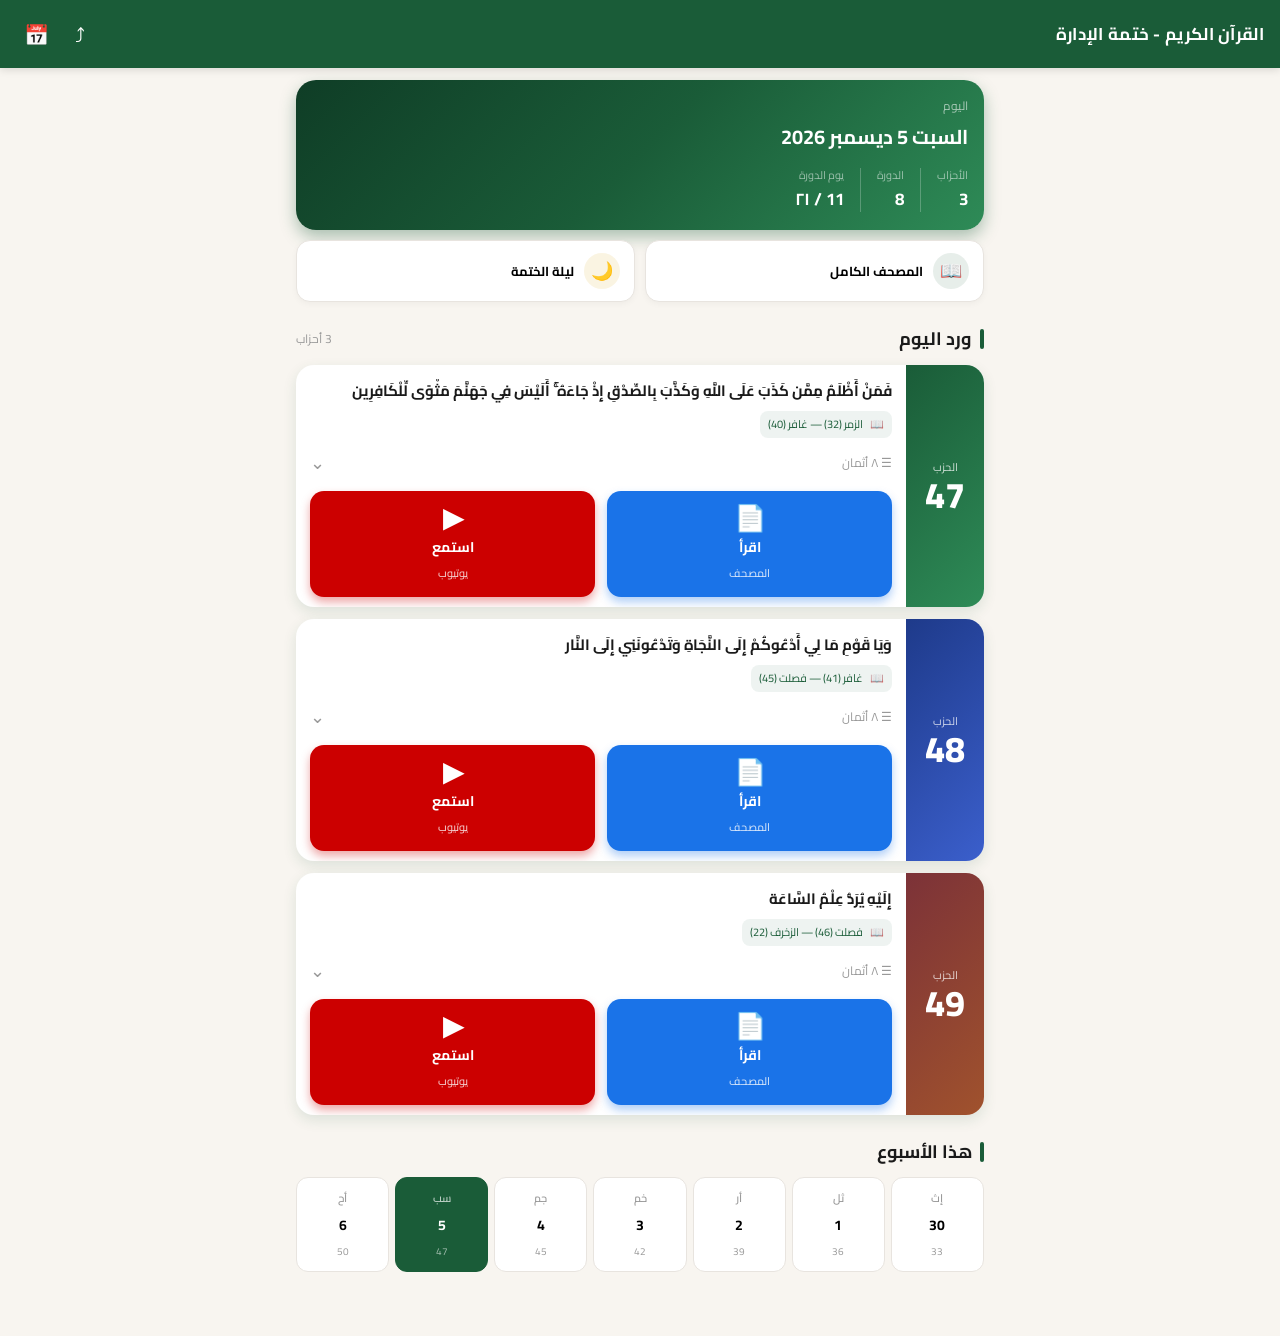
<file: docs/index.html>
<!DOCTYPE html>
<html lang="ar" dir="rtl">
<head>
  <meta charset="UTF-8">
  <meta name="viewport" content="width=device-width, initial-scale=1, viewport-fit=cover">
  <meta name="theme-color" content="#1A5C38">
  <meta name="description" content="ورد اليوم من الختمة الإدارية — برنامج أهل شنقيط لختم القرآن كل ٢١ يوماً. اقرأ واستمع للأحزاب المقررة.">
  <title>القرآن الكريم - ختمة الإدارة</title>

  <link rel="icon" type="image/png" href="favicon.png">
  <link rel="preconnect" href="https://fonts.googleapis.com">
  <link rel="preconnect" href="https://fonts.gstatic.com" crossorigin>
  <link href="https://fonts.googleapis.com/css2?family=Cairo:wght@400;500;600;700;800&display=swap" rel="stylesheet">
  <link rel="stylesheet" href="styles.css">
</head>
<body>
  <header class="appbar">
    <span class="title">القرآن الكريم - ختمة الإدارة</span>
    <span class="actions">
      <button title="مشاركة ورد اليوم" onclick="shareWird()">⤴</button>
      <button title="اختر تاريخاً" onclick="openDatePicker()">📅</button>
    </span>
  </header>

  <main id="app">
    <div class="center-screen"><div class="spinner"></div><p>جارٍ التحميل...</p></div>
  </main>

  <!-- منتقي التاريخ المخفي -->
  <input type="date" id="date-input" class="datepick"
         style="position:absolute;opacity:0;pointer-events:none;width:1px;height:1px"
         min="2020-01-01" max="2035-12-31" onchange="onDateInput(event)">

  <!-- نافذة القارئ / المشغّل -->
  <div class="modal-overlay" id="modal" onclick="closeModal(event)">
    <div class="modal">
      <div class="bar">
        <span class="mt"></span>
        <a class="newtab" target="_blank" rel="noopener">فتح في نافذة جديدة ↗</a>
        <button data-close title="إغلاق">✕</button>
      </div>
      <div class="frame"></div>
    </div>
  </div>

  <script src="data.js"></script>
  <script src="calculator.js"></script>
  <script src="app.js"></script>
</body>
</html>
</file>
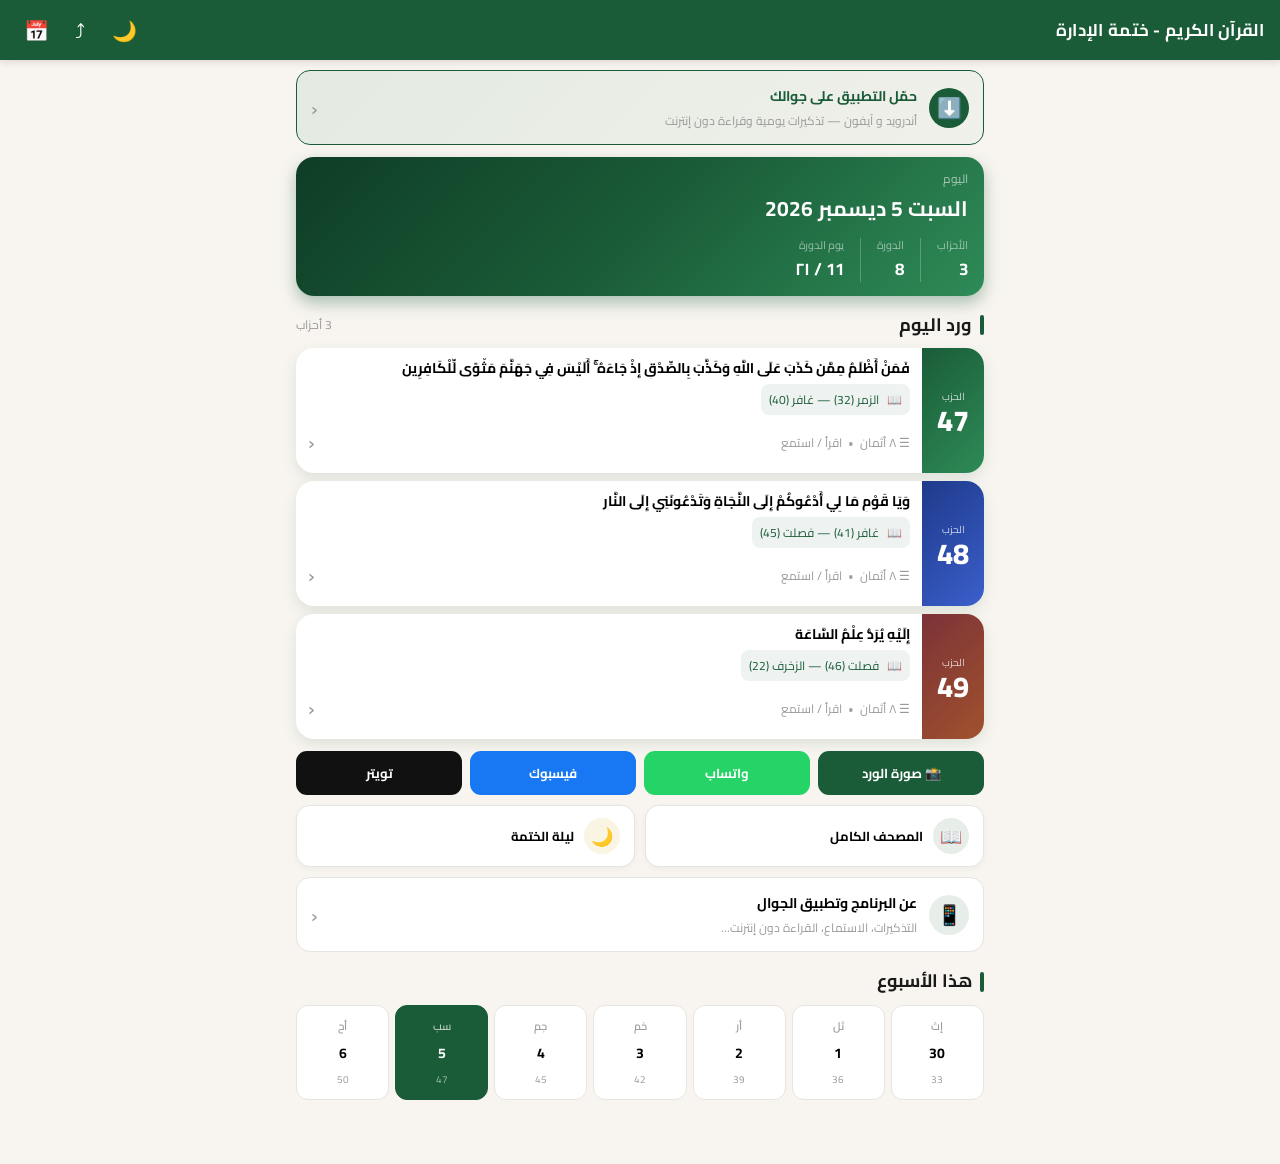
<file: web_read/index.html>
<!DOCTYPE html>
<html lang="ar" dir="rtl">
<head>
  <meta charset="UTF-8">
  <meta name="viewport" content="width=device-width, initial-scale=1, viewport-fit=cover">
  <meta name="theme-color" content="#1A5C38">
  <meta name="color-scheme" content="light dark">
  <script>try{document.documentElement.setAttribute('data-theme', localStorage.getItem('theme') || 'light');}catch(e){}</script>
  <meta name="description" content="ورد اليوم من الختمة الإدارية — برنامج أهل شنقيط لختم القرآن كل ٢١ يوماً. اقرأ واستمع للأحزاب المقررة.">
  <meta property="og:title" content="القرآن الكريم - ختمة الإدارة">
  <meta property="og:description" content="ورد اليوم من الختمة الإدارية — اقرأ واستمع للأحزاب المقررة.">
  <meta property="og:type" content="website">
  <title>القرآن الكريم - ختمة الإدارة</title>

  <link rel="icon" type="image/png" href="favicon.png">
  <link rel="apple-touch-icon" href="favicon.png">
  <link rel="preconnect" href="https://fonts.googleapis.com">
  <link rel="preconnect" href="https://fonts.gstatic.com" crossorigin>
  <link href="https://fonts.googleapis.com/css2?family=Cairo:wght@400;500;600;700;800&display=swap" rel="stylesheet">
  <link rel="stylesheet" href="styles.css">
</head>
<body>
  <header class="appbar">
    <span class="title">القرآن الكريم - ختمة الإدارة</span>
    <span class="actions">
      <button id="theme-btn" title="الوضع الليلي / النهاري" onclick="toggleTheme()">🌙</button>
      <button title="مشاركة ورد اليوم كصورة" onclick="openShareCard()">⤴</button>
      <button title="اختر تاريخاً" onclick="openDatePicker()">📅</button>
    </span>
  </header>

  <main id="app">
    <div class="center-screen"><div class="spinner"></div><p>جارٍ التحميل...</p></div>
  </main>

  <input type="date" id="date-input" class="datepick"
         style="position:absolute;opacity:0;pointer-events:none;width:1px;height:1px"
         min="2020-01-01" max="2035-12-31" onchange="onDateInput(event)">

  <!-- نافذة القارئ (PDF) / المشغّل (يوتيوب) -->
  <div class="modal-overlay" id="modal" onclick="closeModal(event)">
    <div class="modal modal--pdf">
      <div class="bar">
        <span class="mt"></span>
        <a class="newtab" target="_blank" rel="noopener">فتح في نافذة جديدة ↗</a>
        <button class="close" data-close title="إغلاق">✕</button>
      </div>
      <div class="frame"></div>
    </div>
  </div>

  <!-- نافذة صورة الورد (لقطة/مشاركة) -->
  <div class="modal-overlay share-modal" id="share-modal" onclick="closeShareModal(event)">
    <div class="box"><div id="share-body"></div></div>
  </div>

  <script src="data.js"></script>
  <script src="calculator.js"></script>
  <script src="app.js"></script>
  <script src="share.js"></script>
  <script src="counter.js"></script>
</body>
</html>
</file>
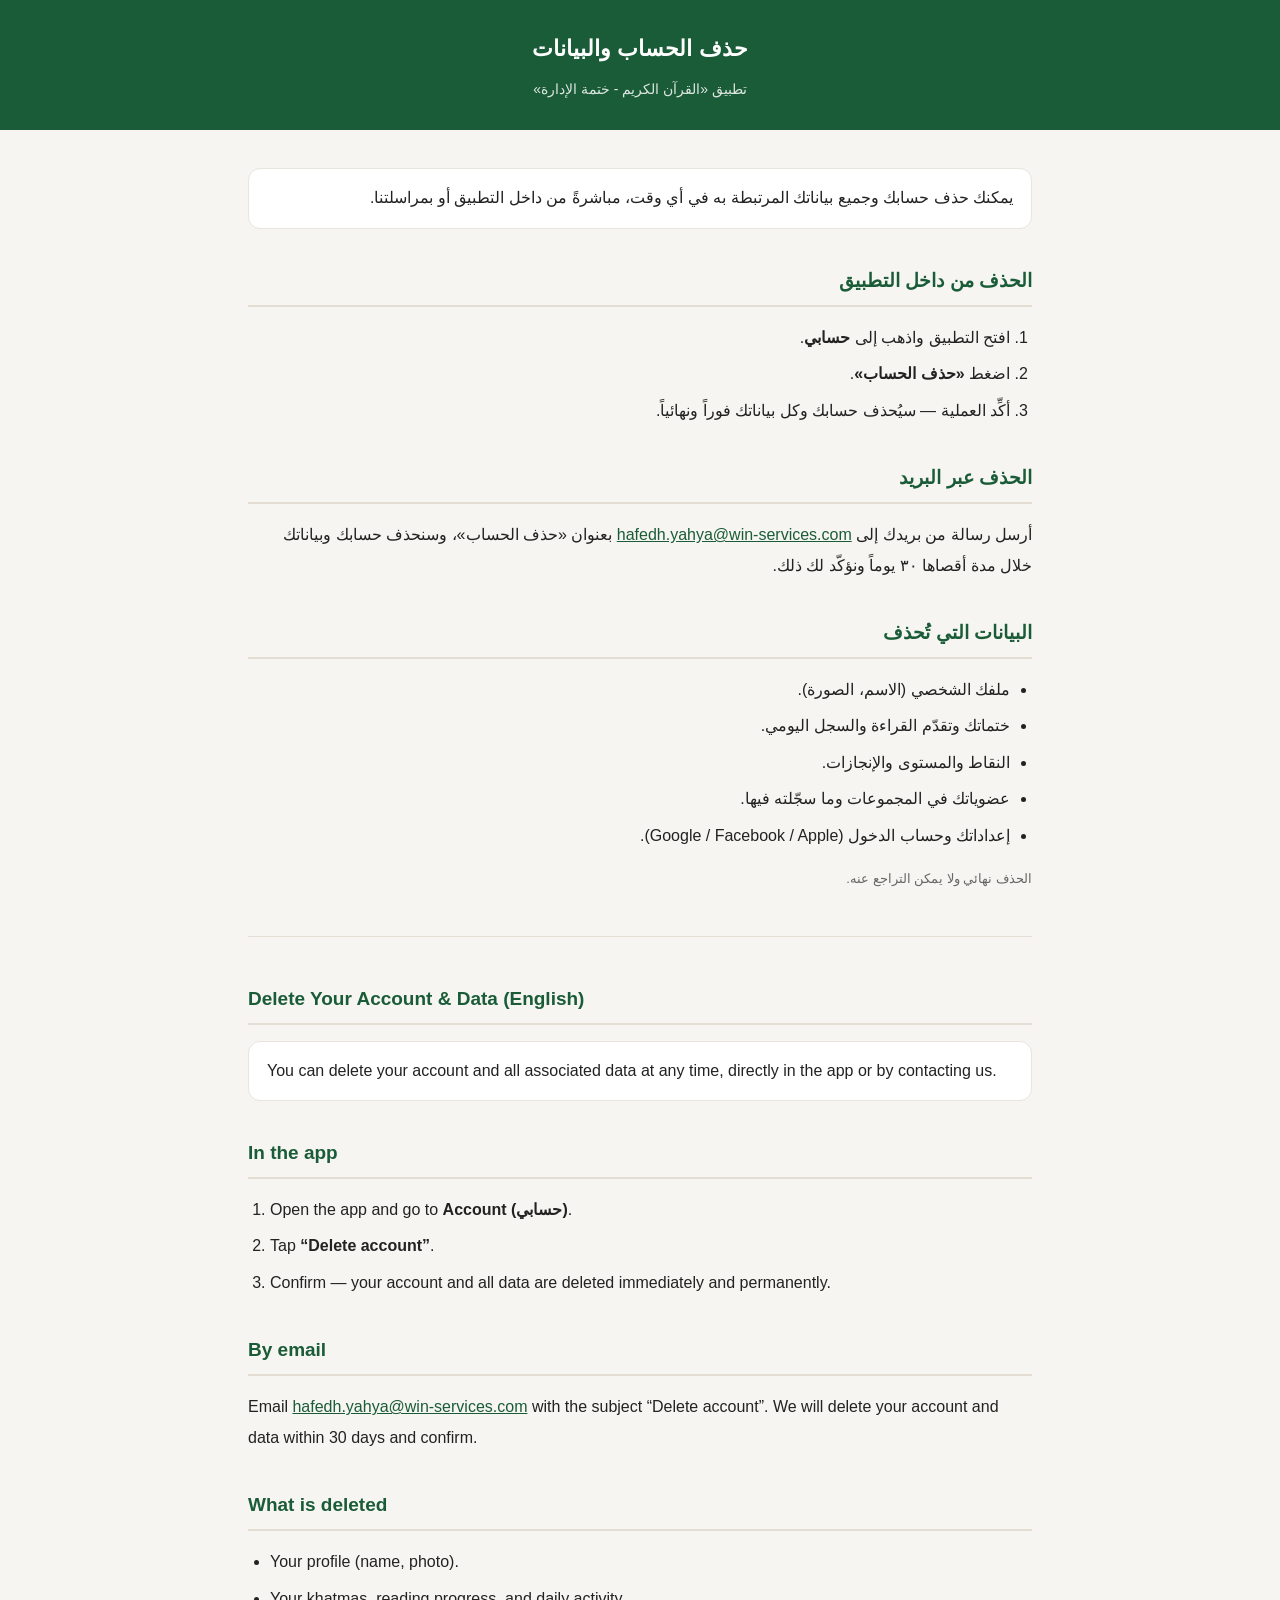
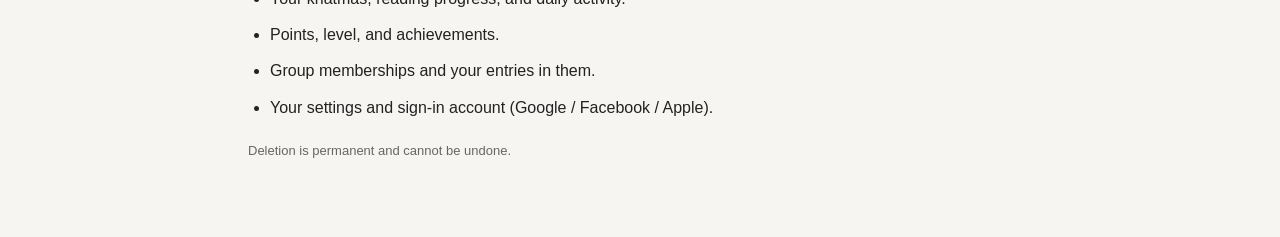
<file: web_read/delete-account.html>
<!DOCTYPE html>
<html lang="ar" dir="rtl">
<head>
<meta charset="UTF-8">
<meta name="viewport" content="width=device-width, initial-scale=1">
<title>حذف الحساب والبيانات — القرآن الكريم - ختمة الإدارة</title>
<style>
  :root { --green:#1A5C38; --ink:#222; --muted:#666; --bg:#f7f5f1; }
  * { box-sizing:border-box; }
  body { margin:0; background:var(--bg); color:var(--ink);
         font-family:-apple-system,"Segoe UI",Tahoma,Arial,sans-serif; line-height:1.9; }
  .wrap { max-width:820px; margin:0 auto; padding:24px 18px 60px; }
  header { background:var(--green); color:#fff; padding:28px 18px; text-align:center; }
  header h1 { margin:0; font-size:22px; }
  header p { margin:6px 0 0; opacity:.85; font-size:14px; }
  h2 { color:var(--green); border-bottom:2px solid #e3ddd3; padding-bottom:6px; margin-top:34px; font-size:19px; }
  ul,ol { padding-inline-start:22px; } li { margin:6px 0; }
  a { color:var(--green); }
  .card { background:#fff; border:1px solid #e8e4df; border-radius:12px; padding:14px 18px; margin:14px 0; }
  .muted { color:var(--muted); font-size:13px; }
  hr { border:none; border-top:1px solid #e3ddd3; margin:44px 0; }
  .en { direction:ltr; text-align:left; }
  code { background:#eee; padding:1px 5px; border-radius:4px; }
</style>
</head>
<body>
<header>
  <h1>حذف الحساب والبيانات</h1>
  <p>تطبيق «القرآن الكريم - ختمة الإدارة»</p>
</header>

<div class="wrap">
  <div class="card">
    يمكنك حذف حسابك وجميع بياناتك المرتبطة به في أي وقت، مباشرةً من داخل التطبيق أو بمراسلتنا.
  </div>

  <h2>الحذف من داخل التطبيق</h2>
  <ol>
    <li>افتح التطبيق واذهب إلى <strong>حسابي</strong>.</li>
    <li>اضغط <strong>«حذف الحساب»</strong>.</li>
    <li>أكِّد العملية — سيُحذف حسابك وكل بياناتك فوراً ونهائياً.</li>
  </ol>

  <h2>الحذف عبر البريد</h2>
  <p>أرسل رسالة من بريدك إلى
     <a href="mailto:hafedh.yahya@win-services.com?subject=حذف%20الحساب">hafedh.yahya@win-services.com</a>
     بعنوان «حذف الحساب»، وسنحذف حسابك وبياناتك خلال مدة أقصاها ٣٠ يوماً ونؤكّد لك ذلك.</p>

  <h2>البيانات التي تُحذف</h2>
  <ul>
    <li>ملفك الشخصي (الاسم، الصورة).</li>
    <li>ختماتك وتقدّم القراءة والسجل اليومي.</li>
    <li>النقاط والمستوى والإنجازات.</li>
    <li>عضوياتك في المجموعات وما سجّلته فيها.</li>
    <li>إعداداتك وحساب الدخول (Google / Facebook / Apple).</li>
  </ul>
  <p class="muted">الحذف نهائي ولا يمكن التراجع عنه.</p>

  <hr>

  <div class="en">
    <h2>Delete Your Account &amp; Data (English)</h2>
    <div class="card">You can delete your account and all associated data at any time, directly in the app or by contacting us.</div>
    <h2>In the app</h2>
    <ol>
      <li>Open the app and go to <strong>Account (حسابي)</strong>.</li>
      <li>Tap <strong>“Delete account”</strong>.</li>
      <li>Confirm — your account and all data are deleted immediately and permanently.</li>
    </ol>
    <h2>By email</h2>
    <p>Email <a href="mailto:hafedh.yahya@win-services.com?subject=Delete%20account">hafedh.yahya@win-services.com</a>
       with the subject “Delete account”. We will delete your account and data within 30 days and confirm.</p>
    <h2>What is deleted</h2>
    <ul>
      <li>Your profile (name, photo).</li>
      <li>Your khatmas, reading progress, and daily activity.</li>
      <li>Points, level, and achievements.</li>
      <li>Group memberships and your entries in them.</li>
      <li>Your settings and sign-in account (Google / Facebook / Apple).</li>
    </ul>
    <p class="muted">Deletion is permanent and cannot be undone.</p>
  </div>
</div>
</body>
</html>
</file>
<file: docs/styles.css>
/* ═══════════════════════════════════════════════
   الختمة الإدارية — نسخة القراءة للويب
   ألوان وثيم مطابق لتطبيق Flutter (app_theme.dart)
   ═══════════════════════════════════════════════ */
:root {
  --primary:     #1A5C38;
  --primary-dk:  #0F3D26;
  --primary-lt:  #2E8B57;
  --gold:        #D4A017;
  --gold-light:  #FFF3CD;
  --bg:          #F8F5F0;
  --surface:     #FFFFFF;
  --surface-dim: #F0EDE8;
  --text-high:   #1A1A1A;
  --text-med:    #555555;
  --text-low:    #999999;
  --border:      #E8E4DF;
  --red:         #CC0000;
  --blue:        #1A73E8;
  --radius:      16px;
}

* { box-sizing: border-box; margin: 0; padding: 0; }

html { -webkit-text-size-adjust: 100%; }

body {
  font-family: 'Cairo', -apple-system, 'Segoe UI', Tahoma, Arial, sans-serif;
  background: var(--bg);
  color: var(--text-high);
  line-height: 1.7;
  direction: rtl;
  min-height: 100vh;
}

a { color: var(--primary); text-decoration: none; }
button { font-family: inherit; cursor: pointer; border: none; background: none; }

/* ─────────── الشريط العلوي ─────────── */
header.appbar {
  background: var(--primary);
  color: #fff;
  padding: 14px 16px;
  display: flex;
  align-items: center;
  justify-content: space-between;
  position: sticky;
  top: 0;
  z-index: 50;
  box-shadow: 0 2px 8px rgba(0,0,0,.12);
}
header.appbar .title {
  font-size: 17px;
  font-weight: 700;
  letter-spacing: .3px;
}
header.appbar .actions { display: flex; gap: 4px; }
header.appbar .actions button {
  color: #fff;
  width: 40px; height: 40px;
  border-radius: 50%;
  display: grid; place-items: center;
  font-size: 20px;
  transition: background .15s;
}
header.appbar .actions button:hover { background: rgba(255,255,255,.15); }

/* ─────────── الحاوية ─────────── */
.wrap { max-width: 720px; margin: 0 auto; padding: 12px 16px 60px; }

/* ─────────── بطاقة التاريخ ─────────── */
.date-card {
  background: linear-gradient(135deg, var(--primary-dk), var(--primary), var(--primary-lt));
  border-radius: 20px;
  padding: 16px;
  color: #fff;
  box-shadow: 0 7px 16px rgba(26,92,56,.35);
}
.date-card .top { display: flex; align-items: center; justify-content: space-between; }
.date-card .top .label { color: rgba(255,255,255,.6); font-size: 12px; }
.date-card .top .chip {
  background: rgba(255,255,255,.22);
  color: #fff;
  font-size: 11px;
  padding: 5px 12px;
  border-radius: 20px;
}
.date-card .top .chip:hover { background: rgba(255,255,255,.32); }
.date-card .date-line { font-size: 20px; font-weight: 700; margin-top: 4px; }
.date-card .stats { display: flex; margin-top: 12px; }
.date-card .stat { display: flex; flex-direction: column; }
.date-card .stat .k { color: rgba(255,255,255,.55); font-size: 11px; }
.date-card .stat .v { color: #fff; font-size: 17px; font-weight: 700; }
.date-card .sep { width: 1px; align-self: stretch; background: rgba(255,255,255,.24); margin: 2px 16px; }

/* ─────────── بطاقتا المصحف / ليلة الختمة ─────────── */
.mini-row { display: flex; gap: 10px; margin-top: 10px; }
.mini-card {
  flex: 1;
  background: var(--surface);
  border-radius: 14px;
  padding: 12px 14px;
  display: flex; align-items: center; gap: 10px;
  border: 1px solid var(--border);
  box-shadow: 0 2px 6px rgba(0,0,0,.04);
  transition: transform .12s, box-shadow .12s;
}
.mini-card:hover { transform: translateY(-2px); box-shadow: 0 5px 12px rgba(0,0,0,.08); }
.mini-card .ic {
  width: 36px; height: 36px; border-radius: 50%;
  display: grid; place-items: center; font-size: 18px;
}
.mini-card .ic.green { background: rgba(26,92,56,.1); color: var(--primary); }
.mini-card .ic.gold  { background: rgba(212,160,23,.12); color: var(--gold); }
.mini-card .t { font-size: 13px; font-weight: 700; }

/* ─────────── بانر الجمعة ─────────── */
.friday {
  margin-top: 10px;
  background: var(--gold-light);
  border: 1px solid rgba(212,160,23,.45);
  border-radius: 14px;
  padding: 14px;
  display: flex; align-items: center; gap: 12px;
}
.friday .ic {
  width: 44px; height: 44px; border-radius: 50%;
  background: rgba(212,160,23,.15); color: var(--gold);
  display: grid; place-items: center; font-size: 22px; flex-shrink: 0;
}
.friday .h { font-weight: 700; font-size: 14px; }
.friday .s { font-size: 12px; color: var(--text-med); }

/* ─────────── عنوان القسم ─────────── */
.section-title { display: flex; align-items: center; gap: 8px; margin: 22px 0 10px; }
.section-title .bar { width: 4px; height: 20px; background: var(--primary); border-radius: 2px; }
.section-title h2 { font-size: 18px; font-weight: 700; }
.section-title .sub { margin-inline-start: auto; color: var(--text-low); font-size: 12px; }

/* ─────────── بطاقة الحزب ─────────── */
.hizb-card {
  background: var(--surface);
  border-radius: 18px;
  margin-bottom: 12px;
  overflow: hidden;
  display: flex;
  box-shadow: 0 5px 14px rgba(26,92,56,.12);
}
.hizb-card .badge {
  width: 78px; flex-shrink: 0;
  display: flex; flex-direction: column;
  align-items: center; justify-content: center;
  color: #fff; text-align: center;
}
.hizb-card .badge .lbl { font-size: 11px; opacity: .78; }
.hizb-card .badge .num { font-size: 36px; font-weight: 800; line-height: 1; }
.hizb-card .body { flex: 1; padding: 14px 14px 10px; min-width: 0; }
.hizb-card .opening {
  font-size: 15px; font-weight: 700; line-height: 1.65;
  display: -webkit-box; -webkit-line-clamp: 2; -webkit-box-orient: vertical;
  overflow: hidden;
}
.range-pill {
  display: inline-flex; align-items: center; gap: 5px;
  background: rgba(26,92,56,.07); color: var(--primary);
  padding: 4px 8px; border-radius: 8px; font-size: 11px;
  margin-top: 8px; max-width: 100%;
}
.range-pill span { overflow: hidden; text-overflow: ellipsis; white-space: nowrap; }
.hizb-card .meta {
  display: flex; align-items: center; gap: 4px;
  margin-top: 10px; color: var(--text-low); font-size: 12px;
}
.hizb-card .meta .expand { margin-inline-start: auto; color: var(--text-low); font-size: 18px; transition: transform .2s; }
.hizb-card.open .meta .expand { transform: rotate(180deg); }

/* ─────────── أزرار اقرأ / استمع ─────────── */
.actions-row { display: flex; gap: 12px; margin-top: 12px; }
.action-btn {
  flex: 1; border-radius: 14px; padding: 14px 8px;
  display: flex; flex-direction: column; align-items: center; gap: 3px;
  color: #fff; font-weight: 700;
  transition: transform .12s, filter .12s;
}
.action-btn:hover { transform: translateY(-1px); filter: brightness(1.05); }
.action-btn .ic { font-size: 26px; line-height: 1; }
.action-btn .lbl { font-size: 14px; }
.action-btn .sub { font-size: 11px; opacity: .8; font-weight: 500; }
.action-btn.read   { background: var(--blue); box-shadow: 0 5px 10px rgba(26,115,232,.35); }
.action-btn.listen { background: var(--red);  box-shadow: 0 5px 10px rgba(204,0,0,.35); }
.action-btn.disabled { background: #E0E0E0; color: #9e9e9e; box-shadow: none; pointer-events: none; }

/* ─────────── تفاصيل الحزب (قابلة للطي) ─────────── */
.hizb-detail { padding: 0 14px 14px; display: none; }
.hizb-card.open .hizb-detail { display: block; }
.detail-inner { border-top: 1px solid var(--border); padding-top: 14px; }
.athman-title { display: flex; align-items: center; gap: 8px; margin-bottom: 10px; }
.athman-title .bar { width: 4px; height: 20px; background: var(--primary); border-radius: 2px; }
.athman-title h3 { font-size: 15px; font-weight: 700; }
.athman-title .cnt { margin-inline-start: auto; color: var(--text-low); font-size: 12px; }

.thumn {
  background: var(--surface);
  border: 1px solid var(--border);
  border-radius: 12px;
  padding: 12px;
  margin-bottom: 8px;
  display: flex; gap: 12px; align-items: flex-start;
}
.thumn .n {
  width: 34px; height: 34px; flex-shrink: 0;
  border-radius: 50%;
  background: rgba(26,92,56,.08); color: var(--primary);
  display: grid; place-items: center;
  font-weight: 700; font-size: 13px;
}
.thumn .txt { flex: 1; min-width: 0; }
.thumn .head { display: flex; align-items: baseline; gap: 6px; }
.thumn .ord { font-weight: 700; font-size: 13px; }
.thumn .loc { color: var(--text-low); font-size: 11px; }
.thumn .verse { font-size: 14px; line-height: 1.9; color: var(--text-high); margin-top: 4px; }

/* ─────────── معاينة الأسبوع ─────────── */
.week { display: flex; gap: 6px; }
.week .day {
  flex: 1;
  background: var(--surface);
  border: 1px solid var(--border);
  border-radius: 12px;
  padding: 10px 2px;
  text-align: center;
  transition: background .18s, color .18s, transform .12s;
}
.week .day:hover { transform: translateY(-2px); }
.week .day .wd { font-size: 11px; font-weight: 600; color: var(--text-low); }
.week .day .dn { font-size: 14px; font-weight: 700; margin: 4px 0; }
.week .day .hz { font-size: 10px; color: var(--text-low); }
.week .day.sel { background: var(--primary); border-color: var(--primary); }
.week .day.sel .wd { color: rgba(255,255,255,.7); }
.week .day.sel .dn { color: #fff; }
.week .day.sel .hz { color: rgba(255,255,255,.6); }

/* ─────────── نافذة منبثقة (المشغّل/القارئ) ─────────── */
.modal-overlay {
  position: fixed; inset: 0; z-index: 100;
  background: rgba(0,0,0,.7);
  display: none;
  align-items: center; justify-content: center;
  padding: 16px;
}
.modal-overlay.show { display: flex; }
.modal {
  background: #000;
  border-radius: 14px;
  width: 100%; max-width: 900px;
  max-height: 92vh;
  display: flex; flex-direction: column;
  overflow: hidden;
}
.modal .bar {
  background: var(--primary); color: #fff;
  padding: 10px 14px;
  display: flex; align-items: center; gap: 10px;
}
.modal .bar .mt { font-size: 15px; font-weight: 700; flex: 1; }
.modal .bar a.newtab, .modal .bar button {
  color: #fff; font-size: 13px; padding: 6px 10px; border-radius: 8px;
  background: rgba(255,255,255,.15);
}
.modal .bar a.newtab:hover, .modal .bar button:hover { background: rgba(255,255,255,.28); }
.modal .frame { flex: 1; background: #000; min-height: 60vh; }
.modal .frame iframe { width: 100%; height: 100%; border: 0; display: block; }

/* ─────────── حالات التحميل / الخطأ ─────────── */
.center-screen {
  min-height: 60vh; display: flex; flex-direction: column;
  align-items: center; justify-content: center; gap: 12px; color: var(--text-med);
}
.spinner {
  width: 42px; height: 42px; border-radius: 50%;
  border: 4px solid rgba(26,92,56,.2); border-top-color: var(--primary);
  animation: spin 1s linear infinite;
}
@keyframes spin { to { transform: rotate(360deg); } }

/* ─────────── قائمة المصحف الكامل / ليالي الختمة ─────────── */
.list-row {
  background: var(--surface);
  border: 1px solid var(--border);
  border-radius: 14px;
  padding: 12px 14px;
  margin-bottom: 8px;
  display: flex; align-items: center; gap: 12px;
}
.list-row .av {
  width: 40px; height: 40px; flex-shrink: 0;
  border-radius: 50%;
  background: rgba(26,92,56,.1); color: var(--primary);
  display: grid; place-items: center; font-weight: 700; font-size: 14px;
}
.list-row .info { flex: 1; min-width: 0; }
.list-row .info .h { font-weight: 700; font-size: 14px; }
.list-row .info .s {
  font-size: 12px; color: var(--text-med);
  overflow: hidden; text-overflow: ellipsis; white-space: nowrap;
}
.list-row .ics { display: flex; gap: 6px; font-size: 16px; }
.list-row.gold { background: var(--gold-light); border-color: rgba(212,160,23,.5); }

.khatma-banner {
  background: linear-gradient(135deg, #7B5E2A, var(--gold), #D4A84B);
  border-radius: 18px; padding: 18px; color: #fff;
  box-shadow: 0 6px 14px rgba(212,160,23,.35);
  margin-bottom: 16px;
}
.khatma-banner .lbl { color: rgba(255,255,255,.7); font-size: 12px; }
.khatma-banner .dt { font-size: 18px; font-weight: 800; margin-top: 6px; }
.khatma-banner .away { color: rgba(255,255,255,.7); font-size: 13px; margin-top: 6px; }
.khatma-banner .chips { display: flex; gap: 6px; margin-top: 10px; flex-wrap: wrap; }
.khatma-banner .chips span {
  background: rgba(255,255,255,.24); padding: 3px 10px; border-radius: 20px; font-size: 12px; font-weight: 600;
}

/* رجوع */
.back-bar { display: flex; align-items: center; gap: 8px; margin-bottom: 14px; }
.back-bar button {
  color: var(--primary); font-size: 14px; font-weight: 700;
  display: inline-flex; align-items: center; gap: 4px;
}

/* منتقي التاريخ */
.datepick { color-scheme: light; }

@media (max-width: 480px) {
  header.appbar .title { font-size: 15px; }
  .thumn .verse { font-size: 13px; }
}
</file>
<file: web_read/styles.css>
/* ═══════════════════════════════════════════════
   الختمة الإدارية — نسخة القراءة للويب
   ألوان وثيم مطابق لتطبيق Flutter (app_theme.dart)
   ═══════════════════════════════════════════════ */
:root {
  --primary:     #1A5C38;
  --primary-dk:  #0F3D26;
  --primary-lt:  #2E8B57;
  --gold:        #D4A017;
  --gold-light:  #FFF3CD;
  --bg:          #F8F5F0;
  --surface:     #FFFFFF;
  --surface-dim: #F0EDE8;
  --text-high:   #1A1A1A;
  --text-med:    #555555;
  --text-low:    #999999;
  --border:      #E8E4DF;
  --red:         #CC0000;
  --blue:        #1A73E8;
  --radius:      16px;
}

* { box-sizing: border-box; margin: 0; padding: 0; }
html { -webkit-text-size-adjust: 100%; }
body {
  font-family: 'Cairo', -apple-system, 'Segoe UI', Tahoma, Arial, sans-serif;
  background: var(--bg);
  color: var(--text-high);
  line-height: 1.7;
  direction: rtl;
  min-height: 100vh;
}
a { color: var(--primary); text-decoration: none; }
button { font-family: inherit; cursor: pointer; border: none; background: none; }

/* ─────────── الشريط العلوي ─────────── */
header.appbar {
  background: var(--primary);
  color: #fff;
  padding: 14px 16px;
  display: flex; align-items: center; justify-content: space-between;
  position: sticky; top: 0; z-index: 50;
  box-shadow: 0 2px 8px rgba(0,0,0,.12);
}
header.appbar .title { font-size: 17px; font-weight: 700; letter-spacing: .3px; }
header.appbar .actions { display: flex; gap: 4px; }
header.appbar .actions button {
  color: #fff; width: 40px; height: 40px; border-radius: 50%;
  display: grid; place-items: center; font-size: 20px; transition: background .15s;
}
header.appbar .actions button:hover { background: rgba(255,255,255,.15); }

/* ─────────── الحاوية ─────────── */
.wrap { max-width: 720px; margin: 0 auto; padding: 12px 16px 60px; }

/* ─────────── بطاقة التاريخ ─────────── */
.date-card {
  background: linear-gradient(135deg, var(--primary-dk), var(--primary), var(--primary-lt));
  border-radius: 20px; padding: 16px; color: #fff;
  box-shadow: 0 7px 16px rgba(26,92,56,.35);
}
.date-card .top { display: flex; align-items: center; justify-content: space-between; }
.date-card .top .label { color: rgba(255,255,255,.6); font-size: 12px; }
.date-card .top .chip {
  background: rgba(255,255,255,.22); color: #fff; font-size: 11px;
  padding: 5px 12px; border-radius: 20px;
}
.date-card .top .chip:hover { background: rgba(255,255,255,.32); }
.date-card .date-line { font-size: 20px; font-weight: 700; margin-top: 4px; }
.date-card .stats { display: flex; margin-top: 12px; }
.date-card .stat { display: flex; flex-direction: column; }
.date-card .stat .k { color: rgba(255,255,255,.55); font-size: 11px; }
.date-card .stat .v { color: #fff; font-size: 17px; font-weight: 700; }
.date-card .sep { width: 1px; align-self: stretch; background: rgba(255,255,255,.24); margin: 2px 16px; }

/* ─────────── بطاقتا المصحف / ليلة الختمة ─────────── */
.mini-row { display: flex; gap: 10px; margin-top: 10px; }
.mini-card {
  flex: 1; background: var(--surface); border-radius: 14px; padding: 12px 14px;
  display: flex; align-items: center; gap: 10px;
  border: 1px solid var(--border); box-shadow: 0 2px 6px rgba(0,0,0,.04);
  transition: transform .12s, box-shadow .12s;
}
.mini-card:hover { transform: translateY(-2px); box-shadow: 0 5px 12px rgba(0,0,0,.08); }
.mini-card .ic { width: 36px; height: 36px; border-radius: 50%; display: grid; place-items: center; font-size: 18px; }
.mini-card .ic.green { background: rgba(26,92,56,.1); color: var(--primary); }
.mini-card .ic.gold  { background: rgba(212,160,23,.12); color: var(--gold); }
.mini-card .t { font-size: 13px; font-weight: 700; }

/* ─────────── بانر الجمعة ─────────── */
.friday {
  margin-top: 10px; background: var(--gold-light);
  border: 1px solid rgba(212,160,23,.45); border-radius: 14px; padding: 14px;
  display: flex; align-items: center; gap: 12px;
}
.friday .ic {
  width: 44px; height: 44px; border-radius: 50%;
  background: rgba(212,160,23,.15); color: var(--gold);
  display: grid; place-items: center; font-size: 22px; flex-shrink: 0;
}
.friday .h { font-weight: 700; font-size: 14px; }
.friday .s { font-size: 12px; color: var(--text-med); }

/* ─────────── عنوان القسم ─────────── */
.section-title { display: flex; align-items: center; gap: 8px; margin: 22px 0 10px; }
.section-title .bar { width: 4px; height: 20px; background: var(--primary); border-radius: 2px; }
.section-title h2 { font-size: 18px; font-weight: 700; }
.section-title .sub { margin-inline-start: auto; color: var(--text-low); font-size: 12px; }

/* ─────────── بطاقة الحزب ─────────── */
.hizb-card {
  background: var(--surface); border-radius: 18px; margin-bottom: 12px;
  overflow: hidden; box-shadow: 0 5px 14px rgba(26,92,56,.12);
}
.hizb-top { display: flex; align-items: stretch; }
.hizb-card .badge {
  width: 78px; flex-shrink: 0; display: flex; flex-direction: column;
  align-items: center; justify-content: center; color: #fff; text-align: center;
}
.hizb-card .badge .lbl { font-size: 11px; opacity: .78; }
.hizb-card .badge .num { font-size: 36px; font-weight: 800; line-height: 1; }
.hizb-card .body { flex: 1; padding: 14px 14px 10px; min-width: 0; }
.hizb-card .opening {
  font-size: 15px; font-weight: 700; line-height: 1.65;
  display: -webkit-box; -webkit-line-clamp: 2; -webkit-box-orient: vertical; overflow: hidden;
}
.range-pill {
  display: inline-flex; align-items: center; gap: 5px;
  background: rgba(26,92,56,.07); color: var(--primary);
  padding: 4px 8px; border-radius: 8px; font-size: 11px; margin-top: 8px; max-width: 100%;
}
.range-pill span { overflow: hidden; text-overflow: ellipsis; white-space: nowrap; }
.hizb-card .meta { display: flex; align-items: center; gap: 4px; margin-top: 10px; color: var(--text-low); font-size: 12px; }
.hizb-card .meta .expand { margin-inline-start: auto; color: var(--text-low); font-size: 18px; transition: transform .2s; }
.hizb-card.open .meta .expand { transform: rotate(180deg); }

/* ─────────── أزرار اقرأ / استمع ─────────── */
.actions-row { display: flex; gap: 12px; margin-top: 12px; }
.action-btn {
  flex: 1; border-radius: 14px; padding: 14px 8px;
  display: flex; flex-direction: column; align-items: center; gap: 3px;
  color: #fff; font-weight: 700; transition: transform .12s, filter .12s;
}
.action-btn:hover { transform: translateY(-1px); filter: brightness(1.05); }
.action-btn .ic { font-size: 26px; line-height: 1; }
.action-btn .lbl { font-size: 14px; }
.action-btn .sub { font-size: 11px; opacity: .8; font-weight: 500; }
.action-btn.read   { background: var(--blue); box-shadow: 0 5px 10px rgba(26,115,232,.35); }
.action-btn.listen { background: var(--red);  box-shadow: 0 5px 10px rgba(204,0,0,.35); }
.action-btn.disabled { background: #E0E0E0; color: #9e9e9e; box-shadow: none; pointer-events: none; }

/* ─────────── تفاصيل الحزب (قابلة للطي) ─────────── */
.hizb-detail { padding: 0 14px 14px; display: none; }
.hizb-card.open .hizb-detail { display: block; }
.detail-inner { border-top: 1px solid var(--border); padding-top: 14px; }
.athman-title { display: flex; align-items: center; gap: 8px; margin-bottom: 10px; }
.athman-title .bar { width: 4px; height: 20px; background: var(--primary); border-radius: 2px; }
.athman-title h3 { font-size: 15px; font-weight: 700; }
.athman-title .cnt { margin-inline-start: auto; color: var(--text-low); font-size: 12px; }
.thumn { background: var(--surface); border: 1px solid var(--border); border-radius: 12px; padding: 12px; margin-bottom: 8px; display: flex; gap: 12px; align-items: flex-start; }
.thumn .n { width: 34px; height: 34px; flex-shrink: 0; border-radius: 50%; background: rgba(26,92,56,.08); color: var(--primary); display: grid; place-items: center; font-weight: 700; font-size: 13px; }
.thumn .txt { flex: 1; min-width: 0; }
.thumn .head { display: flex; align-items: baseline; gap: 6px; }
.thumn .ord { font-weight: 700; font-size: 13px; }
.thumn .loc { color: var(--text-low); font-size: 11px; }
.thumn .verse { font-size: 14px; line-height: 1.9; color: var(--text-high); margin-top: 4px; }

/* ─────────── معاينة الأسبوع ─────────── */
.week { display: flex; gap: 6px; }
.week .day { flex: 1; background: var(--surface); border: 1px solid var(--border); border-radius: 12px; padding: 10px 2px; text-align: center; transition: background .18s, color .18s, transform .12s; }
.week .day:hover { transform: translateY(-2px); }
.week .day .wd { font-size: 11px; font-weight: 600; color: var(--text-low); }
.week .day .dn { font-size: 14px; font-weight: 700; margin: 4px 0; }
.week .day .hz { font-size: 10px; color: var(--text-low); }
.week .day.sel { background: var(--primary); border-color: var(--primary); }
.week .day.sel .wd { color: rgba(255,255,255,.7); }
.week .day.sel .dn { color: #fff; }
.week .day.sel .hz { color: rgba(255,255,255,.6); }

/* ═══════════════════════════════════════════════
   نافذة القارئ / المشغّل  (تملأ الشاشة — لا فراغ أسود)
   ═══════════════════════════════════════════════ */
.modal-overlay {
  position: fixed; inset: 0; z-index: 100;
  background: rgba(0,0,0,.78);
  display: none; align-items: center; justify-content: center; padding: 12px;
}
.modal-overlay.show { display: flex; }
.modal {
  background: #1b1b1b; border-radius: 14px; overflow: hidden;
  display: flex; flex-direction: column; box-shadow: 0 20px 60px rgba(0,0,0,.5);
}
/* القارئ (PDF) — شبه ملء الشاشة */
.modal.modal--pdf { width: min(1000px, 96vw); height: 94vh; }
.modal.modal--pdf .frame { flex: 1 1 auto; min-height: 0; background: #525659; }
/* المشغّل (فيديو) — نسبة 16:9 */
.modal.modal--video { width: min(900px, 96vw); }
.modal.modal--video .frame { aspect-ratio: 16 / 9; background: #000; min-height: 0; }

.modal .bar { background: var(--primary); color: #fff; padding: 10px 14px; display: flex; align-items: center; gap: 8px; flex-shrink: 0; }
.modal .bar .mt { font-size: 15px; font-weight: 700; flex: 1; overflow: hidden; text-overflow: ellipsis; white-space: nowrap; }
.modal .bar a.newtab, .modal .bar button.close {
  color: #fff; font-size: 13px; padding: 6px 10px; border-radius: 8px; background: rgba(255,255,255,.15); white-space: nowrap;
}
.modal .bar a.newtab:hover, .modal .bar button.close:hover { background: rgba(255,255,255,.3); }
.modal .frame { width: 100%; }
.modal .frame iframe { width: 100%; height: 100%; border: 0; display: block; }

/* ─────────── حالات التحميل / الخطأ ─────────── */
.center-screen { min-height: 60vh; display: flex; flex-direction: column; align-items: center; justify-content: center; gap: 12px; color: var(--text-med); }
.spinner { width: 42px; height: 42px; border-radius: 50%; border: 4px solid rgba(26,92,56,.2); border-top-color: var(--primary); animation: spin 1s linear infinite; }
@keyframes spin { to { transform: rotate(360deg); } }

/* ─────────── قوائم المصحف الكامل / ليالي الختمة ─────────── */
.list-row { background: var(--surface); border: 1px solid var(--border); border-radius: 14px; padding: 12px 14px; margin-bottom: 8px; display: flex; align-items: center; gap: 12px; }
.list-row .av { width: 40px; height: 40px; flex-shrink: 0; border-radius: 50%; background: rgba(26,92,56,.1); color: var(--primary); display: grid; place-items: center; font-weight: 700; font-size: 14px; }
.list-row .info { flex: 1; min-width: 0; }
.list-row .info .h { font-weight: 700; font-size: 14px; }
.list-row .info .s { font-size: 12px; color: var(--text-med); overflow: hidden; text-overflow: ellipsis; white-space: nowrap; }
.list-row .ics { display: flex; gap: 6px; font-size: 16px; }
.list-row.gold { background: var(--gold-light); border-color: rgba(212,160,23,.5); }
.khatma-banner { background: linear-gradient(135deg, #7B5E2A, var(--gold), #D4A84B); border-radius: 18px; padding: 18px; color: #fff; box-shadow: 0 6px 14px rgba(212,160,23,.35); margin-bottom: 16px; }
.khatma-banner .lbl { color: rgba(255,255,255,.7); font-size: 12px; }
.khatma-banner .dt { font-size: 18px; font-weight: 800; margin-top: 6px; }
.khatma-banner .away { color: rgba(255,255,255,.7); font-size: 13px; margin-top: 6px; }
.khatma-banner .chips { display: flex; gap: 6px; margin-top: 10px; flex-wrap: wrap; }
.khatma-banner .chips span { background: rgba(255,255,255,.24); padding: 3px 10px; border-radius: 20px; font-size: 12px; font-weight: 600; }
.back-bar { display: flex; align-items: center; gap: 8px; margin-bottom: 14px; }
.back-bar button { color: var(--primary); font-size: 14px; font-weight: 700; display: inline-flex; align-items: center; gap: 4px; }
.datepick { color-scheme: light; }

@media (max-width: 480px) {
  header.appbar .title { font-size: 15px; }
  .thumn .verse { font-size: 13px; }
  .modal-overlay { padding: 0; }
  .modal.modal--pdf { width: 100vw; height: 100vh; border-radius: 0; }
}

/* ═══════════════════════════════════════════════
   إعادة التنظيم: كل شيء في صفحة واحدة + المشاركة
   ═══════════════════════════════════════════════ */
.wrap { padding-top: 10px; }
header.appbar { padding: 10px 16px; }

/* بطاقة التاريخ — أصغر قليلاً مع إبقاء التاريخ واضحاً */
.date-card { padding: 12px 16px; border-radius: 18px; }
.date-card .date-line { font-size: 21px; margin-top: 2px; }
.date-card .stats { margin-top: 9px; }
.section-title { margin: 14px 0 8px; }

/* بطاقات الأحزاب — مضغوطة لتظهر الثلاثة دون تمرير */
.hizb-card { margin-bottom: 8px; }
.hizb-card .badge { width: 62px; }
.hizb-card .badge .num { font-size: 29px; }
.hizb-card .badge .lbl { font-size: 10px; }
.hizb-card .body { padding: 9px 12px; }
.hizb-card .opening { font-size: 14px; -webkit-line-clamp: 1; line-height: 1.5; }
.hizb-card .range-pill { margin-top: 5px; font-size: 12px; }

/* أزرار اقرأ / استمع — أصغر (صف أفقي مضغوط) */
.actions-row { gap: 8px; margin-top: 7px; }
.action-btn { flex-direction: row; justify-content: center; gap: 8px; padding: 9px 10px; border-radius: 11px; }
.action-btn .ic { font-size: 18px; }
.action-btn .lbl { font-size: 14px; }
.action-btn .sub { display: none; }

/* شريط المشاركة */
.share-bar { display: flex; gap: 8px; margin: 12px 0 2px; flex-wrap: wrap; }
.share-bar .sh {
  flex: 1 1 0; min-width: 78px; border-radius: 11px; padding: 10px 8px;
  color: #fff; font-weight: 700; font-size: 13px;
  display: flex; align-items: center; justify-content: center; gap: 6px;
  transition: filter .12s, transform .12s;
}
.share-bar .sh:hover { filter: brightness(1.07); transform: translateY(-1px); }
.share-bar .sh.img { background: var(--primary); }
.share-bar .sh.wa  { background: #25D366; }
.share-bar .sh.fb  { background: #1877F2; }
.share-bar .sh.tw  { background: #111; }

/* نافذة صورة الورد */
.share-modal { align-items: flex-start; overflow: auto; padding: 20px 12px; }
.share-modal .box {
  background: var(--surface); border-radius: 16px; width: 100%; max-width: 520px;
  margin: auto; padding: 14px; box-shadow: 0 20px 60px rgba(0,0,0,.45);
}
.share-modal img { width: 100%; border-radius: 12px; border: 1px solid var(--border); display: block; }
.share-modal .btns { display: grid; grid-template-columns: 1fr 1fr; gap: 8px; margin-top: 12px; }
.share-modal .btns > * {
  border-radius: 11px; padding: 12px 8px; font-weight: 700; color: #fff;
  text-align: center; font-size: 14px; display: flex; align-items: center; justify-content: center; gap: 6px;
}
.share-modal .b-sh { background: var(--gold); color: #3a2d00; grid-column: 1 / -1; }
.share-modal .b-dl { background: var(--primary); }
.share-modal .b-wa { background: #25D366; }
.share-modal .b-fb { background: #1877F2; }
.share-modal .b-tw { background: #111; }
.share-modal .b-close { background: #888; grid-column: 1 / -1; }
.share-modal .hint { font-size: 12px; color: var(--text-med); margin-top: 10px; text-align: center; line-height: 1.6; }
.share-loading { color: var(--text-med); display: flex; flex-direction: column; align-items: center; gap: 12px; padding: 40px 0; }

/* ═══ الوضع الفاتح/الداكن ═══ */
:root { color-scheme: light; }

:root[data-theme="dark"] {
  color-scheme: dark;
  --bg:          #0F1613;
  --surface:     #19211D;
  --surface-dim: #222B26;
  --text-high:   #EDF1EE;
  --text-med:    #AAB4AE;
  --text-low:    #7A857E;
  --border:      #2A332D;
  --gold-light:  rgba(212,160,23,.14);
  --accent:      #63C78E; /* أخضر أفتح للنصوص على خلفية داكنة */
}
:root { --accent: var(--primary); }

/* تصحيح تباين العناصر الخضراء في الوضع الداكن */
:root[data-theme="dark"] .range-pill { background: rgba(46,139,87,.20); color: var(--accent); }
:root[data-theme="dark"] .range-card { background: rgba(46,139,87,.14); border-color: rgba(46,139,87,.3); color: var(--accent); }
:root[data-theme="dark"] .thumn .n,
:root[data-theme="dark"] .list-row .av,
:root[data-theme="dark"] .mini-card .ic.green { background: rgba(46,139,87,.18); color: var(--accent); }
:root[data-theme="dark"] .back-bar button { color: var(--accent); }
:root[data-theme="dark"] .friday { background: rgba(212,160,23,.12); border-color: rgba(212,160,23,.35); }
:root[data-theme="dark"] .friday .h { color: var(--text-high); }
:root[data-theme="dark"] .list-row.gold .info .h,
:root[data-theme="dark"] .list-row.gold .av { color: var(--gold) !important; }
:root[data-theme="dark"] .hizb-card { box-shadow: 0 4px 14px rgba(0,0,0,.35); }
:root[data-theme="dark"] .mini-card { box-shadow: 0 2px 6px rgba(0,0,0,.3); }

/* ═══ بطاقة الحزب المضغوطة (نقرة → شاشة التفاصيل) ═══ */
button.hizb-card.compact {
  display: flex; width: 100%; align-items: stretch; text-align: inherit;
  padding: 0; cursor: pointer; border: none;
}
button.hizb-card.compact:hover { box-shadow: 0 6px 16px rgba(26,92,56,.18); }
.hizb-card.compact .body { padding: 10px 12px; }
.hizb-card.compact .opening { -webkit-line-clamp: 1; }
.hizb-card.compact .meta { display: flex; align-items: center; gap: 6px; margin-top: 6px; }
.hizb-card.compact .chev { margin-inline-start: auto; font-size: 22px; color: var(--text-low); }

/* ═══ شاشة تفاصيل الحزب ═══ */
.detail-hero {
  position: relative; color: #fff; padding: 22px 16px 26px;
  display: flex; align-items: center; justify-content: center;
  background: linear-gradient(135deg, var(--primary-dk), var(--primary), var(--primary-lt));
}
.detail-hero .hero-back {
  position: absolute; inset-inline-start: 12px; top: 14px;
  color: #fff; font-size: 26px; width: 42px; height: 42px;
  border-radius: 50%; display: grid; place-items: center;
}
.detail-hero .hero-back:hover { background: rgba(255,255,255,.15); }
.detail-hero .hero-num { text-align: center; }
.detail-hero .hero-num span { display: block; opacity: .8; font-size: 15px; }
.detail-hero .hero-num b { font-size: 62px; font-weight: 800; line-height: 1; }
.detail-wrap { padding-top: 16px; }
.verse-card {
  background: var(--surface); border-radius: 16px; padding: 16px;
  border-inline-end: 4px solid var(--gold); box-shadow: 0 2px 8px rgba(0,0,0,.04);
}
.verse-card .vc-label { color: var(--gold); font-size: 12px; font-weight: 600; }
.verse-card .vc-text { font-size: 16px; line-height: 2; margin-top: 8px; font-weight: 500; }
.range-card {
  margin-top: 12px; background: rgba(26,92,56,.07); border: 1px solid rgba(26,92,56,.15);
  color: var(--primary); border-radius: 12px; padding: 12px 14px; font-size: 13px; font-weight: 500;
}
/* في شاشة التفاصيل الأزرار أكبر (المساحة متوفرة) */
.detail-actions { margin-top: 16px; }
.detail-actions .action-btn { flex-direction: column; padding: 16px; gap: 5px; border-radius: 14px; }
.detail-actions .action-btn .ic { font-size: 28px; }
.detail-actions .action-btn .sub { display: block; font-size: 11px; }
.detail-wrap .athman-title { margin-top: 24px; }

/* ═══ زر الدخول لصفحة "حول" ═══ */
.about-banner {
  width: 100%; display: flex; align-items: center; gap: 12px; margin-top: 10px;
  background: var(--surface); border: 1px solid var(--border); border-radius: 14px;
  padding: 12px 14px; cursor: pointer; text-align: inherit;
}
.about-banner:hover { box-shadow: 0 4px 12px rgba(0,0,0,.06); }
.about-banner .ab-ic {
  width: 40px; height: 40px; border-radius: 50%; flex-shrink: 0;
  background: rgba(26,92,56,.1); color: var(--accent);
  display: grid; place-items: center; font-size: 20px;
}
.about-banner .ab-txt { display: flex; flex-direction: column; min-width: 0; }
.about-banner .ab-txt b { font-size: 14px; }
.about-banner .ab-txt small { font-size: 12px; color: var(--text-low); }
.about-banner .ab-chev { margin-inline-start: auto; color: var(--text-low); font-size: 22px; }

/* شريط تحميل التطبيق (الصفحة الرئيسية) */
.dl-banner { margin: 0 0 12px; border-color: var(--accent); background: linear-gradient(135deg, rgba(46,139,87,.10), rgba(46,139,87,.04)); }
.dl-banner .ab-ic { background: var(--primary); color: #fff; }
.dl-banner .ab-txt b { color: var(--accent); }

/* ═══ صفحة "حول" ═══ */
.about-hero { padding-bottom: 22px; }
.about-head { display: flex; flex-direction: column; align-items: center; gap: 8px; }
.about-logo img { width: 66px; height: 66px; border-radius: 16px; background: #fff; padding: 6px; box-shadow: 0 4px 12px rgba(0,0,0,.2); }
.about-title { font-size: 18px; font-weight: 800; }
.about-card { background: var(--surface); border: 1px solid var(--border); border-radius: 16px; padding: 16px; margin-bottom: 12px; }
.about-card h3 { display: flex; align-items: center; gap: 8px; font-size: 16px; font-weight: 800; margin-bottom: 8px; }
.about-card h3 .bar { width: 4px; height: 20px; background: var(--primary); border-radius: 2px; }
.about-card p { font-size: 14px; line-height: 1.95; color: var(--text-med); }
.about-card p b { color: var(--text-high); font-weight: 700; }
.store-row { display: flex; gap: 16px; align-items: center; margin: 14px 0 4px; flex-wrap: wrap; }
.play-btn { display: flex; align-items: center; gap: 10px; background: #000; color: #fff; border-radius: 12px; padding: 10px 16px; }
.play-btn:hover { filter: brightness(1.15); }
.play-btn .pi { font-size: 22px; }
.play-btn .pt { display: flex; flex-direction: column; line-height: 1.15; text-align: left; direction: ltr; }
.play-btn .pt small { font-size: 10px; opacity: .85; letter-spacing: .3px; }
.play-btn .pt b { font-size: 17px; font-weight: 700; }
.play-btn .pi svg { width: 21px; height: 21px; fill: currentColor; display: block; }
/* نساوي ارتفاع زر App Store بزر Google Play (سطر الأيقونة ٢٢px × ١٫٧) */
.ios-btn .pi { display: grid; place-items: center; height: calc(22px * 1.7); }
.qr { display: flex; flex-direction: column; align-items: center; gap: 4px; }
.qr img { width: 108px; height: 108px; border-radius: 10px; border: 1px solid var(--border); background: #fff; padding: 5px; }
.qr span { font-size: 11px; color: var(--text-low); }
.feat-title { font-weight: 800; margin: 16px 0 6px; font-size: 14px; }
.features { list-style: none; padding: 0; margin: 0; }
.features li { display: flex; align-items: flex-start; gap: 10px; padding: 9px 0; border-top: 1px solid var(--border); font-size: 14px; color: var(--text-high); }
.features li:first-child { border-top: none; }
.features li span { font-size: 18px; width: 24px; text-align: center; flex-shrink: 0; }
.about-foot { text-align: center; color: var(--accent); font-weight: 800; margin: 18px 0 10px; }

/* ═══ عدّاد الزوّار ═══ */
.stats-footer {
  margin-top: 22px; padding-top: 16px; border-top: 1px solid var(--border);
  display: flex; gap: 10px; justify-content: center; align-items: center;
  color: var(--text-low); font-size: 13px;
}
.stats-footer b { color: var(--accent); font-weight: 800; }
.stats-footer .sep2 { opacity: .5; }
</file>
